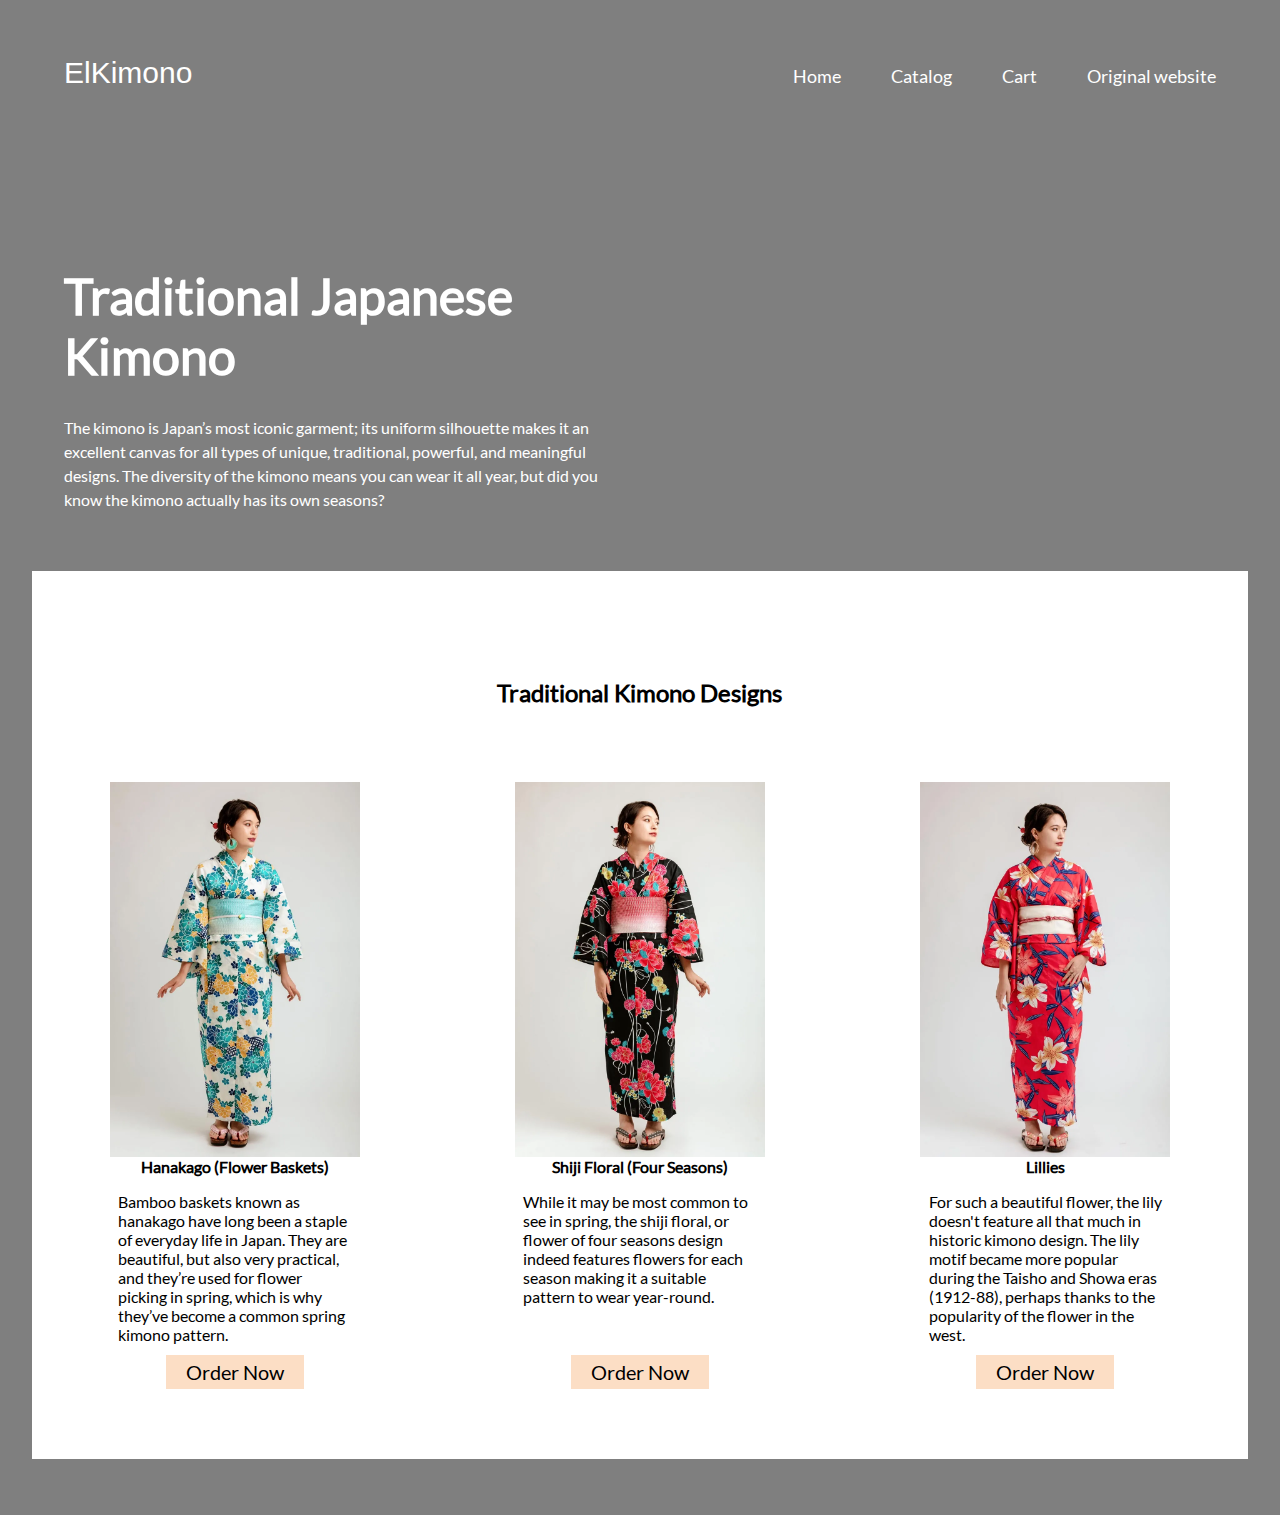
<file: index.html>
<!DOCTYPE html>
<html lang="en">

<head>
    <meta charset="UTF-8">
    <meta http-equiv="X-UA-Compatible" content="IE=edge">
    <meta name="viewport" content="width=device-width, initial-scale=1.0">
    <title>Odigo</title>
    <link rel="stylesheet" href="style.css">
    </head>

<body>

  <ul id="minmenu">
    <a href="index.html">
      <li>Home</li>
  </a>
  <a href="catalog.html">
    <li>Catalog</li>
</a>
  <a href="cart.html">
      <li>Cart</li>
  </a>
  <a href="https://shop.japanobjects.com/blogs/editorial/kimono-patterns">
      <li>Original website</li>
  </a>
</ul>
    <div class="container">
        <div id="header">
            <div class="logo">ElKimono</div>
            <ul id="myLinks">
                <a href="index.html">
                    <li>Home</li>
                </a>
                <a href="catalog.html">
                  <li>Catalog</li>
              </a>
                <a href="cart.html">
                    <li>Cart</li>
                </a>
                <a href="https://shop.japanobjects.com/blogs/editorial/kimono-patterns">
                    <li>Original website</li>
                </a>
            </ul>
          <button id="nav-icon" onclick="myFunction()"><div class="line"></div><div class="line"></div><div class="line"></div></button>
        </div>
        <div id="content">
            <div id="intro">
                <h1 id="intro_title">Traditional Japanese Kimono</h1>
                <p id="intro_sub">The kimono is Japan’s most iconic garment; its uniform silhouette makes it an excellent canvas for all types of unique, traditional, powerful, and meaningful designs. The diversity of the kimono means you can wear it all year, but did you know the kimono actually has its own seasons?</p>
            </div>
           
        </div>
    </div>
  <div class="benefits">    
      <div class="container">
        <h2 class="ben-header">Traditional Kimono Designs</h2>
        <div class="items">
          
          <div class="item">
            <img class="ben-image" src="images/1.webp">
            <h4>Hanakago (Flower Baskets)</h4>
            <p class="benefits-text">Bamboo baskets known as hanakago have long been a staple of everyday life in Japan. They are beautiful, but also very practical, and they’re used for flower picking in spring, which is why they’ve become a common spring kimono pattern. </p>
            <button class="buy-now" id="buy-1" onclick="setElem()">Order Now</button>
          </div>
          
            <div class="item">
              <img class="ben-image"  src="images/2.webp">
              <h4>Shiji Floral (Four Seasons)</h4>
              <p class="benefits-text">While it may be most common to see in spring, the shiji floral, or flower of four seasons design indeed features flowers for each season making it a suitable pattern to wear year-round. </p>
              <button class="buy-now" id="buy-2">Order Now</button>
            </div>
          
            <div class="item">
              <img class="ben-image"  src="images/3.webp">
              <h4>Lillies</h4>  
              <p class="benefits-text">For such a beautiful flower, the lily doesn't feature all that much in historic kimono design. The lily motif became more popular during the Taisho and Showa eras (1912-88), perhaps thanks to the popularity of the flower in the west. </p>
              <button class="buy-now" id="buy-3">Order Now</button>
            </div>
              
          
          </div>
        </div>
      </div>

    <script src="main.js"></script>
</body>
</html>
</file>
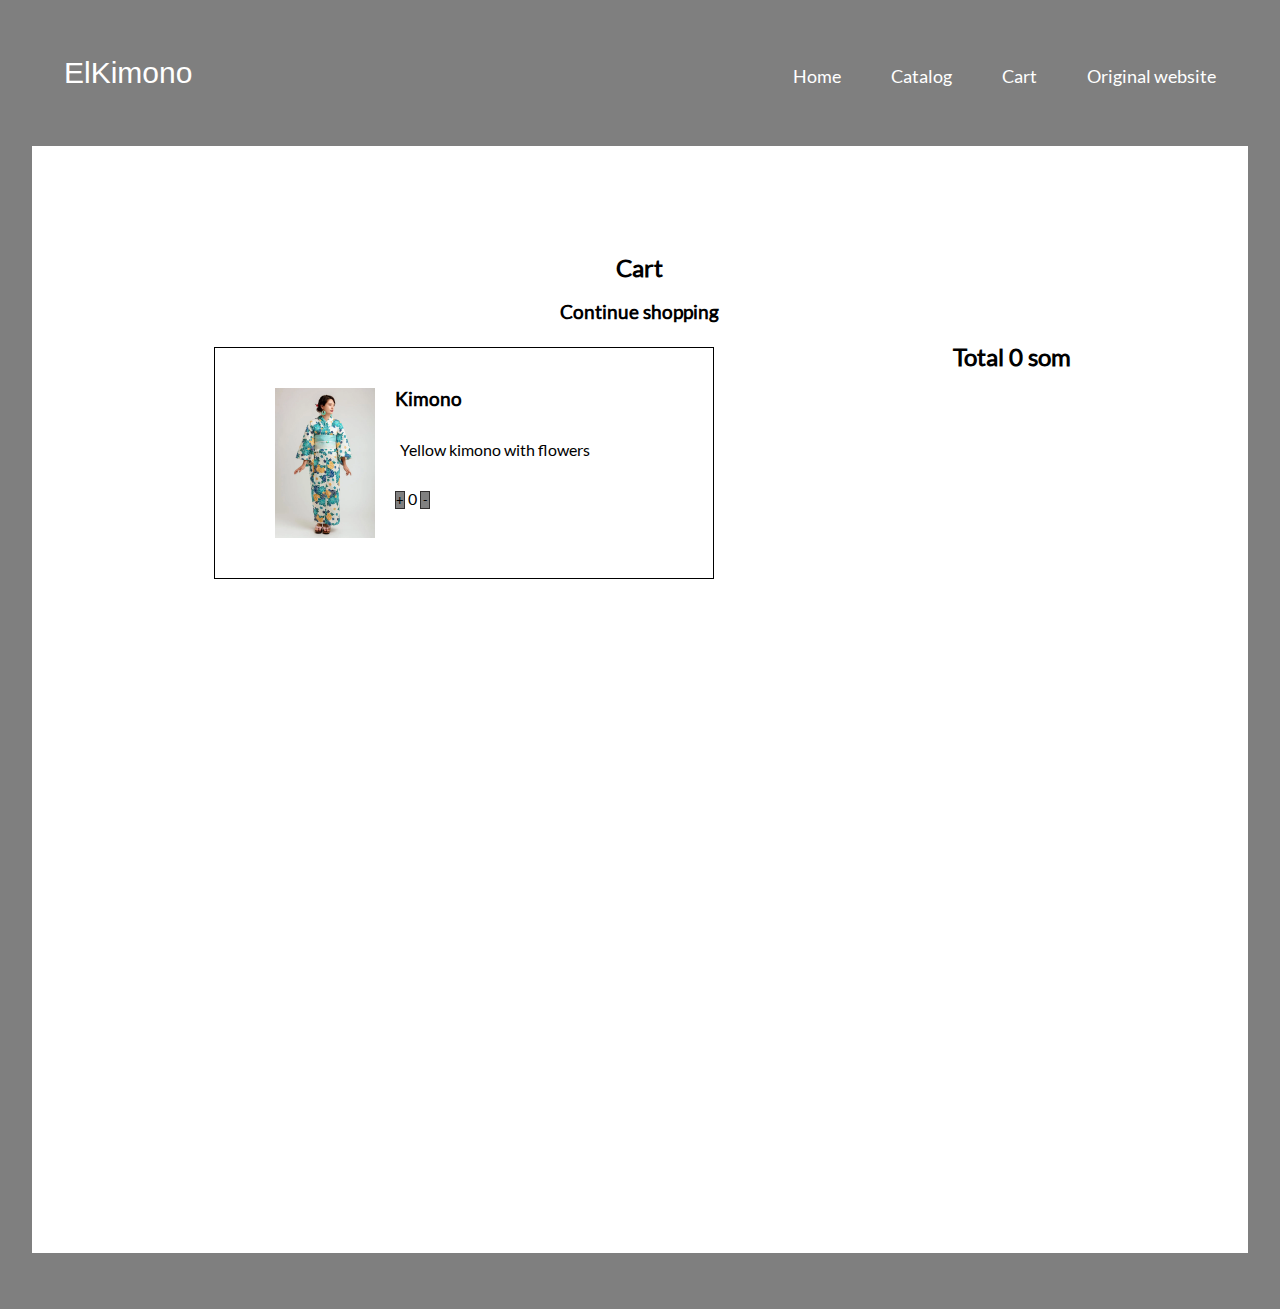
<file: cart.html>
<!DOCTYPE html>
<html lang="en">

<head>
    <meta charset="UTF-8">
    <meta http-equiv="X-UA-Compatible" content="IE=edge">
    <meta name="viewport" content="width=device-width, initial-scale=1.0">
    <title>Odigo</title>
    <link rel="stylesheet" href="style.css">
    </head>

<body onload="getall()">

  <ul id="minmenu">
    <a href="index.html">
      <li>Home</li>
  </a>
  <a href="catalog.html">
    <li>Catalog</li>
</a>
  <a href="cart.html">
      <li>Cart</li>
  </a>
  <a href="https://shop.japanobjects.com/blogs/editorial/kimono-patterns">
      <li>Original website</li>
  </a>
</ul>
    <div class="container">
        <div id="header">
            <div class="logo">ElKimono</div>
            <ul id="myLinks">
                <a href="index.html">
                    <li>Home</li>
                </a>
                <a href="catalog.html">
                  <li>Catalog</li>
              </a>
                <a href="cart.html">
                    <li>Cart</li>
                </a>
                <a href="https://shop.japanobjects.com/blogs/editorial/kimono-patterns">
                    <li>Original website</li>
                </a>
            </ul>
          <button id="nav-icon" onclick="myFunction()"><div class="line"></div><div class="line"></div><div class="line"></div></button>
        </div>
        
    </div>
<div class="benefits">    
    <div class="container">
        <div class="cart">
            <h2 class="ben-header">Cart</h2>
            <a href="index.html" class="centered-header"><h3>Continue shopping</h3></a>
        <div class="in-cart">
            <div class="elem-total">
                <h2>Total      <span id="total">0</span><span> som</span> </h2>
                
            </div>
            <div class="elems">
            <div class="elem">
            <img src="images/1.webp" alt="" class="elem-image">
            <div class="elem-info">
            <h3 class="elem-head">Kimono</h3>
            <p class="elem-description">Yellow kimono with flowers</p>
               <button class="counter" id="plus">+</button>
               <span class="elem-num">0</span>
               <button class="counter" id="minus">-</button>
</div>
            </div>
        </div>
        </div>












        </div>
       
          
    </div>
</div>

    <script src="main.js"></script>
</body>
</html>
</file>
<file: style.css>
* {

    margin: 0;

    padding: 0;

    border: none;

    box-sizing: border-box;

    font-family: Lato, Cantarell, 'Open Sans', 'Helvetica Neue', sans-serif;

}
@font-face {
  font-family: Lato;
  src: url(fonts/Lato-Regular.ttf);
}

body{position:relative;
z-index: 0;}


html {
  background:url('https://elala91.github.io/odigo/Hero.png');
  background-size:cover;
  box-shadow:inset 0 0 0 2000px rgba(0, 0, 0, 0.5);

}


.container {

    max-width: 90%;

    margin: 56px auto;

}


#header {

    display: flex;

    justify-content: space-between;
    position: relative;
    z-index: 0;

    align-items: baseline;

}


#header ul {

    display: flex;
  

}


li {

    margin-left: 50px;

    list-style-type: none;

    font-style: normal;

    font-weight: 400;

    font-size: 18px;

    color: white;

}

#nav-icon{display:none;}

a {

    text-decoration: none;

    color: white;

}
a.icon {
  display: block;
  position: absolute;
  right: 0;
  top: 0;
}

li:hover {
  font-weight:bold;
  color: rgb(247, 186, 108);
  transition: 1s;
}
.logo{
  color: white;
  font-size: 30px;
  font-family: 'Trebuchet MS', 'Lucida Sans Unicode', 'Lucida Grande', 'Lucida Sans', Arial, sans-serif;
}
.active {
  background-color: #04AA6D;
  color: white;
}

#intro {

    margin-top: 176px;

    margin-bottom: 59px;

}


#intro_title {

    color: white;

    font-style: normal;

    font-size: 50px;
  margin-bottom: 30px;

    line-height: 60px;

    max-width: 619px;

}


#intro_sub {

    font-size: 16px;

    line-height: 24px;

    max-width: 546px;

    color: white;

}


#setField {

    border: 0;

    display: flex;

    flex-wrap: wrap;

}


.inputText {

    border: 0;

    background-color: transparent;

    color: white;

    margin: 22px;

}


.inputDiv {

    border-bottom: 1px solid white;

    margin-right: 61px;

}


.inputText:focus {

    outline: none;

}


.inputText::placeholder {

    color: white;

}


#btn_search {

    padding: 15px 39px;

    background-color: #1b7dff;

    color: rgb(238, 229, 229);

}
.benefits{
  max-width:95%;
  margin: 0 auto;
  background-color:white;
  padding-top: 4%;
}
.items{
  display: flex;
  justify-content: space-between;
  flex-wrap: wrap;
margin-top: 50px;
padding-bottom: 40px;
}
  .item{
    display: flex;
    flex-direction: column;
    align-items: center;
    max-width: 25%;
    min-width: 200px;
    padding: 20px;
    margin: 5px;
    position: relative;
    padding-bottom: 70px;
  }
  

.benefits-text{
  margin-top: 1em;
  
}
.ben-header{
  text-align: center;
}
.ben-image{
  max-width:250px;
}
#minmenu{
  position: absolute;
  z-index: 1;
  width: 100%;

  text-align: center;
  display: none;
}
#minmenu li{color:black;
  border: 1px solid gray;
  background-color: white;
  font-size: 30px;
  padding: 20px;
  margin: 5px;
  
}
.buy-now{
  position: absolute;
  bottom: 15px;
  background-color: rgba(245, 127, 30, 0.26);
  padding: 5px 20px;
  margin: 10px;
  font-size: 20px;
}
.buy-now:hover{
  background-color: rgb(105, 55, 7);
  transition: 1s;
}
.cart{
  height: 1000px;
}
.centered-header{
 color:black; text-align: center;
 margin: auto 50px;
}
.in-cart{
  display: flex;
  flex-direction: row-reverse;
  justify-content: space-around;
}
.elem{display: flex;
  padding:40px;
  margin:5px;
  border: 1px black solid;
width: 500px;}

.elem-image{
  width: 100px;
  margin: 0 20px;
}
.elem-description{margin: 30px 5px;}
.counter{
  background-color: gray;
  border: 1px solid rgb(49, 47, 47);
  width: 10px;
}
@media only screen and (max-width: 750px){
  header,fieldset,.items{ display:flex;}
  #header ul{display:none;}
  .item{
    max-width:400px;  

  }

  #intro-title{font-size:20px;}
  #btn_search{margin-top:30px;}
  #nav-icon{display:flex;
    flex-direction: column;
  padding:5px;
background-color: beige;
border-radius: 5px;}
  .line{width: 30px;
  height: 3px;
background-color: rgb(83, 83, 83);
margin: 4px;}
}
</file>
